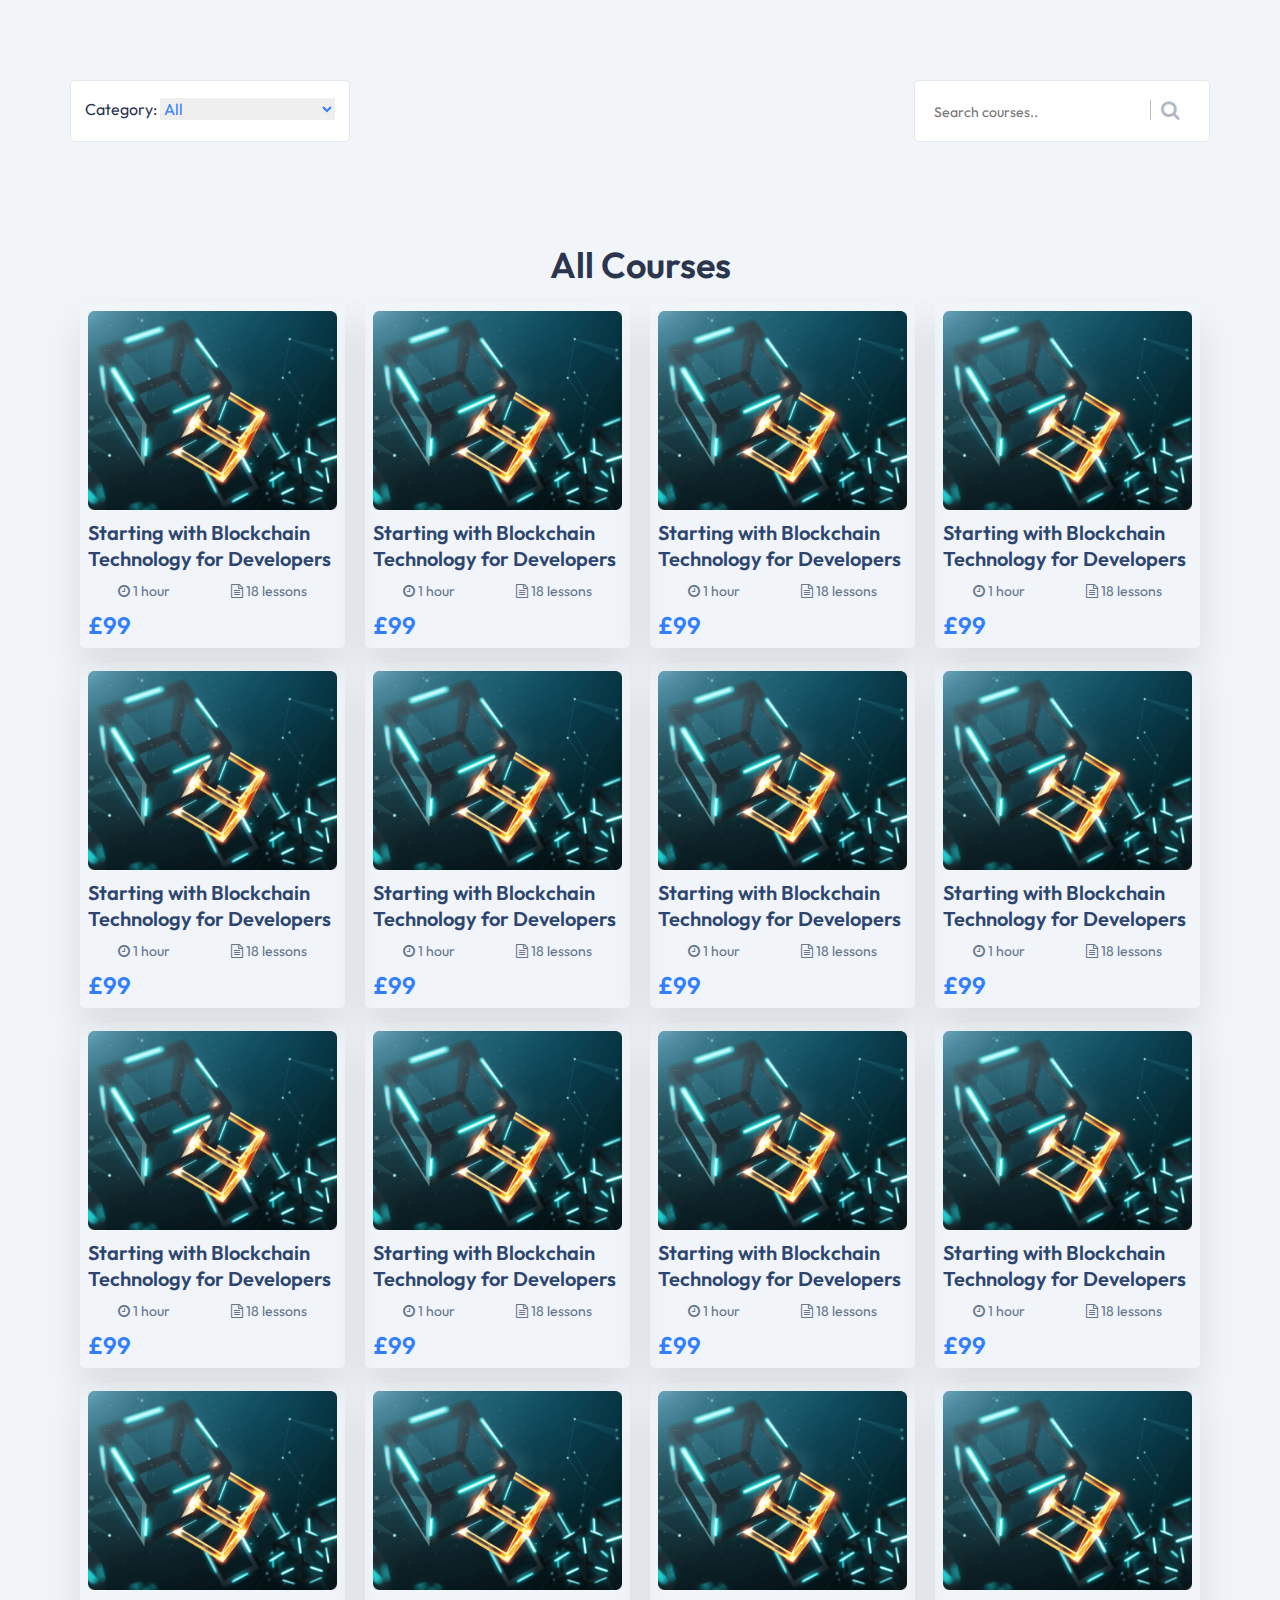
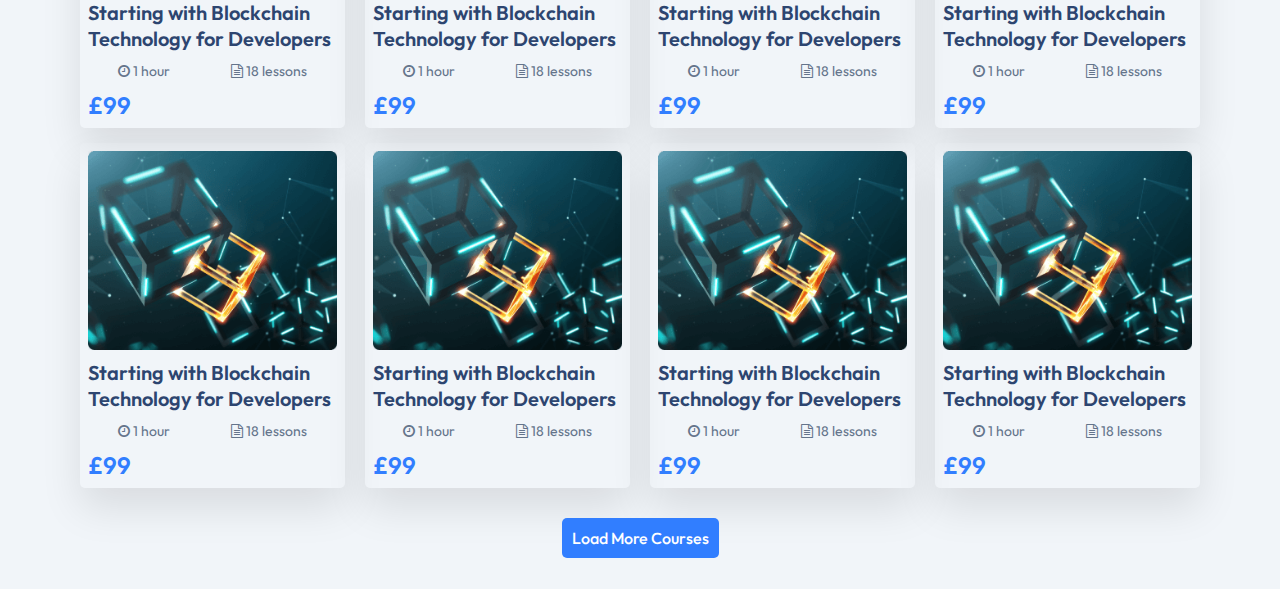
<file: Courses.html>
<!DOCTYPE html>
<html lang="en">
  <head>
    <meta charset="UTF-8" />
    <meta http-equiv="X-UA-Compatible" content="IE=edge" />
    <meta name="viewport" content="width=device-width, initial-scale=1.0" />
    <title>Courses</title>
    <!-- Bootstrap CSS -->
    <link
      rel="stylesheet"
      href="https://maxcdn.bootstrapcdn.com/bootstrap/3.4.1/css/bootstrap.min.css"
    />

    <!-- Font Awesome CSS -->
    <link
      rel="stylesheet"
      href="https://stackpath.bootstrapcdn.com/font-awesome/4.7.0/css/font-awesome.min.css"
    />

    <!-- Custom CSS -->
    <link rel="stylesheet" href="assets/css/style.css" />
  </head>
  <body>
    <div class="e-solution-all-courses-the-whole-up-untill-footer">
      <div class="container">
        <div class="row">
          <div class="col-md-12">
            <div
              class="the-e-learning-course-category-and-search-section pt-100 pb-100"
            >
              <div class="category-box-e">
                <label for="courses">category: </label>
                <select name="courses" id="courses">
                  <option value="All">All</option>
                  <option value="Accounting & Finance">
                    Accounting & Finance
                  </option>
                  <option value="Development">Development</option>
                  <option value="Design">Design</option>
                </select>
              </div>
              <div class="search-box-e">
                <form id="search" action="">
                  <input type="hidden" name="post_type" value="course" />
                  <input
                    type="text"
                    class="s"
                    id="s"
                    name="s"
                    placeholder="Search courses.."
                    value=""
                  />
                  <button type="submit" class="sbtn">
                    <i class="fa fa-search"></i>
                  </button>
                </form>
              </div>
            </div>
            <div class="e-learning-title-for-all-categories">
              <h2>All Courses</h2>
            </div>
            <div
              class="the-e-learning-search-course-display-section-also-for-flexing"
            >
              <div class="e-all-course-page-single-card">
                <div class="e-all-course-single-card-img">
                  <img src="assets/imgs/course-img.png" alt="course-img" />
                </div>
                <div class="e-all-course-single-card-title">
                  <a href="#"
                    >Starting with Blockchain Technology for Developers</a
                  >
                </div>
                <div class="e-all-course-single-card-duration">
                  <ul>
                    <li>
                      <i class="fa fa-clock-o" aria-hidden="true"></i> 1 hour
                    </li>
                    <li>
                      <i class="fa fa-file-text-o" aria-hidden="true"></i> 18
                      lessons
                    </li>
                  </ul>
                </div>
                <div class="e-all-course-single-card-price">
                  <span>£99</span>
                </div>
              </div>
              <div class="e-all-course-page-single-card">
                <div class="e-all-course-single-card-img">
                  <img src="assets/imgs/course-img.png" alt="course-img" />
                </div>
                <div class="e-all-course-single-card-title">
                  <a href="#"
                    >Starting with Blockchain Technology for Developers</a
                  >
                </div>
                <div class="e-all-course-single-card-duration">
                  <ul>
                    <li>
                      <i class="fa fa-clock-o" aria-hidden="true"></i> 1 hour
                    </li>
                    <li>
                      <i class="fa fa-file-text-o" aria-hidden="true"></i> 18
                      lessons
                    </li>
                  </ul>
                </div>
                <div class="e-all-course-single-card-price">
                  <span>£99</span>
                </div>
              </div>
              <div class="e-all-course-page-single-card">
                <div class="e-all-course-single-card-img">
                  <img src="assets/imgs/course-img.png" alt="course-img" />
                </div>
                <div class="e-all-course-single-card-title">
                  <a href="#"
                    >Starting with Blockchain Technology for Developers</a
                  >
                </div>
                <div class="e-all-course-single-card-duration">
                  <ul>
                    <li>
                      <i class="fa fa-clock-o" aria-hidden="true"></i> 1 hour
                    </li>
                    <li>
                      <i class="fa fa-file-text-o" aria-hidden="true"></i> 18
                      lessons
                    </li>
                  </ul>
                </div>
                <div class="e-all-course-single-card-price">
                  <span>£99</span>
                </div>
              </div>
              <div class="e-all-course-page-single-card">
                <div class="e-all-course-single-card-img">
                  <img src="assets/imgs/course-img.png" alt="course-img" />
                </div>
                <div class="e-all-course-single-card-title">
                  <a href="#"
                    >Starting with Blockchain Technology for Developers</a
                  >
                </div>
                <div class="e-all-course-single-card-duration">
                  <ul>
                    <li>
                      <i class="fa fa-clock-o" aria-hidden="true"></i> 1 hour
                    </li>
                    <li>
                      <i class="fa fa-file-text-o" aria-hidden="true"></i> 18
                      lessons
                    </li>
                  </ul>
                </div>
                <div class="e-all-course-single-card-price">
                  <span>£99</span>
                </div>
              </div>
            </div>
            <div
              class="the-e-learning-search-course-display-section-also-for-flexing"
            >
              <div class="e-all-course-page-single-card">
                <div class="e-all-course-single-card-img">
                  <img src="assets/imgs/course-img.png" alt="course-img" />
                </div>
                <div class="e-all-course-single-card-title">
                  <a href="#"
                    >Starting with Blockchain Technology for Developers</a
                  >
                </div>
                <div class="e-all-course-single-card-duration">
                  <ul>
                    <li>
                      <i class="fa fa-clock-o" aria-hidden="true"></i> 1 hour
                    </li>
                    <li>
                      <i class="fa fa-file-text-o" aria-hidden="true"></i> 18
                      lessons
                    </li>
                  </ul>
                </div>
                <div class="e-all-course-single-card-price">
                  <span>£99</span>
                </div>
              </div>
              <div class="e-all-course-page-single-card">
                <div class="e-all-course-single-card-img">
                  <img src="assets/imgs/course-img.png" alt="course-img" />
                </div>
                <div class="e-all-course-single-card-title">
                  <a href="#"
                    >Starting with Blockchain Technology for Developers</a
                  >
                </div>
                <div class="e-all-course-single-card-duration">
                  <ul>
                    <li>
                      <i class="fa fa-clock-o" aria-hidden="true"></i> 1 hour
                    </li>
                    <li>
                      <i class="fa fa-file-text-o" aria-hidden="true"></i> 18
                      lessons
                    </li>
                  </ul>
                </div>
                <div class="e-all-course-single-card-price">
                  <span>£99</span>
                </div>
              </div>
              <div class="e-all-course-page-single-card">
                <div class="e-all-course-single-card-img">
                  <img src="assets/imgs/course-img.png" alt="course-img" />
                </div>
                <div class="e-all-course-single-card-title">
                  <a href="#"
                    >Starting with Blockchain Technology for Developers</a
                  >
                </div>
                <div class="e-all-course-single-card-duration">
                  <ul>
                    <li>
                      <i class="fa fa-clock-o" aria-hidden="true"></i> 1 hour
                    </li>
                    <li>
                      <i class="fa fa-file-text-o" aria-hidden="true"></i> 18
                      lessons
                    </li>
                  </ul>
                </div>
                <div class="e-all-course-single-card-price">
                  <span>£99</span>
                </div>
              </div>
              <div class="e-all-course-page-single-card">
                <div class="e-all-course-single-card-img">
                  <img src="assets/imgs/course-img.png" alt="course-img" />
                </div>
                <div class="e-all-course-single-card-title">
                  <a href="#"
                    >Starting with Blockchain Technology for Developers</a
                  >
                </div>
                <div class="e-all-course-single-card-duration">
                  <ul>
                    <li>
                      <i class="fa fa-clock-o" aria-hidden="true"></i> 1 hour
                    </li>
                    <li>
                      <i class="fa fa-file-text-o" aria-hidden="true"></i> 18
                      lessons
                    </li>
                  </ul>
                </div>
                <div class="e-all-course-single-card-price">
                  <span>£99</span>
                </div>
              </div>
            </div>
            <div
              class="the-e-learning-search-course-display-section-also-for-flexing"
            >
              <div class="e-all-course-page-single-card">
                <div class="e-all-course-single-card-img">
                  <img src="assets/imgs/course-img.png" alt="course-img" />
                </div>
                <div class="e-all-course-single-card-title">
                  <a href="#"
                    >Starting with Blockchain Technology for Developers</a
                  >
                </div>
                <div class="e-all-course-single-card-duration">
                  <ul>
                    <li>
                      <i class="fa fa-clock-o" aria-hidden="true"></i> 1 hour
                    </li>
                    <li>
                      <i class="fa fa-file-text-o" aria-hidden="true"></i> 18
                      lessons
                    </li>
                  </ul>
                </div>
                <div class="e-all-course-single-card-price">
                  <span>£99</span>
                </div>
              </div>
              <div class="e-all-course-page-single-card">
                <div class="e-all-course-single-card-img">
                  <img src="assets/imgs/course-img.png" alt="course-img" />
                </div>
                <div class="e-all-course-single-card-title">
                  <a href="#"
                    >Starting with Blockchain Technology for Developers</a
                  >
                </div>
                <div class="e-all-course-single-card-duration">
                  <ul>
                    <li>
                      <i class="fa fa-clock-o" aria-hidden="true"></i> 1 hour
                    </li>
                    <li>
                      <i class="fa fa-file-text-o" aria-hidden="true"></i> 18
                      lessons
                    </li>
                  </ul>
                </div>
                <div class="e-all-course-single-card-price">
                  <span>£99</span>
                </div>
              </div>
              <div class="e-all-course-page-single-card">
                <div class="e-all-course-single-card-img">
                  <img src="assets/imgs/course-img.png" alt="course-img" />
                </div>
                <div class="e-all-course-single-card-title">
                  <a href="#"
                    >Starting with Blockchain Technology for Developers</a
                  >
                </div>
                <div class="e-all-course-single-card-duration">
                  <ul>
                    <li>
                      <i class="fa fa-clock-o" aria-hidden="true"></i> 1 hour
                    </li>
                    <li>
                      <i class="fa fa-file-text-o" aria-hidden="true"></i> 18
                      lessons
                    </li>
                  </ul>
                </div>
                <div class="e-all-course-single-card-price">
                  <span>£99</span>
                </div>
              </div>
              <div class="e-all-course-page-single-card">
                <div class="e-all-course-single-card-img">
                  <img src="assets/imgs/course-img.png" alt="course-img" />
                </div>
                <div class="e-all-course-single-card-title">
                  <a href="#"
                    >Starting with Blockchain Technology for Developers</a
                  >
                </div>
                <div class="e-all-course-single-card-duration">
                  <ul>
                    <li>
                      <i class="fa fa-clock-o" aria-hidden="true"></i> 1 hour
                    </li>
                    <li>
                      <i class="fa fa-file-text-o" aria-hidden="true"></i> 18
                      lessons
                    </li>
                  </ul>
                </div>
                <div class="e-all-course-single-card-price">
                  <span>£99</span>
                </div>
              </div>
            </div>
            <div
              class="the-e-learning-search-course-display-section-also-for-flexing"
            >
              <div class="e-all-course-page-single-card">
                <div class="e-all-course-single-card-img">
                  <img src="assets/imgs/course-img.png" alt="course-img" />
                </div>
                <div class="e-all-course-single-card-title">
                  <a href="#"
                    >Starting with Blockchain Technology for Developers</a
                  >
                </div>
                <div class="e-all-course-single-card-duration">
                  <ul>
                    <li>
                      <i class="fa fa-clock-o" aria-hidden="true"></i> 1 hour
                    </li>
                    <li>
                      <i class="fa fa-file-text-o" aria-hidden="true"></i> 18
                      lessons
                    </li>
                  </ul>
                </div>
                <div class="e-all-course-single-card-price">
                  <span>£99</span>
                </div>
              </div>
              <div class="e-all-course-page-single-card">
                <div class="e-all-course-single-card-img">
                  <img src="assets/imgs/course-img.png" alt="course-img" />
                </div>
                <div class="e-all-course-single-card-title">
                  <a href="#"
                    >Starting with Blockchain Technology for Developers</a
                  >
                </div>
                <div class="e-all-course-single-card-duration">
                  <ul>
                    <li>
                      <i class="fa fa-clock-o" aria-hidden="true"></i> 1 hour
                    </li>
                    <li>
                      <i class="fa fa-file-text-o" aria-hidden="true"></i> 18
                      lessons
                    </li>
                  </ul>
                </div>
                <div class="e-all-course-single-card-price">
                  <span>£99</span>
                </div>
              </div>
              <div class="e-all-course-page-single-card">
                <div class="e-all-course-single-card-img">
                  <img src="assets/imgs/course-img.png" alt="course-img" />
                </div>
                <div class="e-all-course-single-card-title">
                  <a href="#"
                    >Starting with Blockchain Technology for Developers</a
                  >
                </div>
                <div class="e-all-course-single-card-duration">
                  <ul>
                    <li>
                      <i class="fa fa-clock-o" aria-hidden="true"></i> 1 hour
                    </li>
                    <li>
                      <i class="fa fa-file-text-o" aria-hidden="true"></i> 18
                      lessons
                    </li>
                  </ul>
                </div>
                <div class="e-all-course-single-card-price">
                  <span>£99</span>
                </div>
              </div>
              <div class="e-all-course-page-single-card">
                <div class="e-all-course-single-card-img">
                  <img src="assets/imgs/course-img.png" alt="course-img" />
                </div>
                <div class="e-all-course-single-card-title">
                  <a href="#"
                    >Starting with Blockchain Technology for Developers</a
                  >
                </div>
                <div class="e-all-course-single-card-duration">
                  <ul>
                    <li>
                      <i class="fa fa-clock-o" aria-hidden="true"></i> 1 hour
                    </li>
                    <li>
                      <i class="fa fa-file-text-o" aria-hidden="true"></i> 18
                      lessons
                    </li>
                  </ul>
                </div>
                <div class="e-all-course-single-card-price">
                  <span>£99</span>
                </div>
              </div>
            </div>
            <div
              class="the-e-learning-search-course-display-section-also-for-flexing"
            >
              <div class="e-all-course-page-single-card">
                <div class="e-all-course-single-card-img">
                  <img src="assets/imgs/course-img.png" alt="course-img" />
                </div>
                <div class="e-all-course-single-card-title">
                  <a href="#"
                    >Starting with Blockchain Technology for Developers</a
                  >
                </div>
                <div class="e-all-course-single-card-duration">
                  <ul>
                    <li>
                      <i class="fa fa-clock-o" aria-hidden="true"></i> 1 hour
                    </li>
                    <li>
                      <i class="fa fa-file-text-o" aria-hidden="true"></i> 18
                      lessons
                    </li>
                  </ul>
                </div>
                <div class="e-all-course-single-card-price">
                  <span>£99</span>
                </div>
              </div>
              <div class="e-all-course-page-single-card">
                <div class="e-all-course-single-card-img">
                  <img src="assets/imgs/course-img.png" alt="course-img" />
                </div>
                <div class="e-all-course-single-card-title">
                  <a href="#"
                    >Starting with Blockchain Technology for Developers</a
                  >
                </div>
                <div class="e-all-course-single-card-duration">
                  <ul>
                    <li>
                      <i class="fa fa-clock-o" aria-hidden="true"></i> 1 hour
                    </li>
                    <li>
                      <i class="fa fa-file-text-o" aria-hidden="true"></i> 18
                      lessons
                    </li>
                  </ul>
                </div>
                <div class="e-all-course-single-card-price">
                  <span>£99</span>
                </div>
              </div>
              <div class="e-all-course-page-single-card">
                <div class="e-all-course-single-card-img">
                  <img src="assets/imgs/course-img.png" alt="course-img" />
                </div>
                <div class="e-all-course-single-card-title">
                  <a href="#"
                    >Starting with Blockchain Technology for Developers</a
                  >
                </div>
                <div class="e-all-course-single-card-duration">
                  <ul>
                    <li>
                      <i class="fa fa-clock-o" aria-hidden="true"></i> 1 hour
                    </li>
                    <li>
                      <i class="fa fa-file-text-o" aria-hidden="true"></i> 18
                      lessons
                    </li>
                  </ul>
                </div>
                <div class="e-all-course-single-card-price">
                  <span>£99</span>
                </div>
              </div>
              <div class="e-all-course-page-single-card">
                <div class="e-all-course-single-card-img">
                  <img src="assets/imgs/course-img.png" alt="course-img" />
                </div>
                <div class="e-all-course-single-card-title">
                  <a href="#"
                    >Starting with Blockchain Technology for Developers</a
                  >
                </div>
                <div class="e-all-course-single-card-duration">
                  <ul>
                    <li>
                      <i class="fa fa-clock-o" aria-hidden="true"></i> 1 hour
                    </li>
                    <li>
                      <i class="fa fa-file-text-o" aria-hidden="true"></i> 18
                      lessons
                    </li>
                  </ul>
                </div>
                <div class="e-all-course-single-card-price">
                  <span>£99</span>
                </div>
              </div>
            </div>
            <div class="e-learning-all-courses-button">
              <a href="#">Load More Courses</a>
            </div>
          </div>
        </div>
      </div>
    </div>
  </body>
</html>
</file>
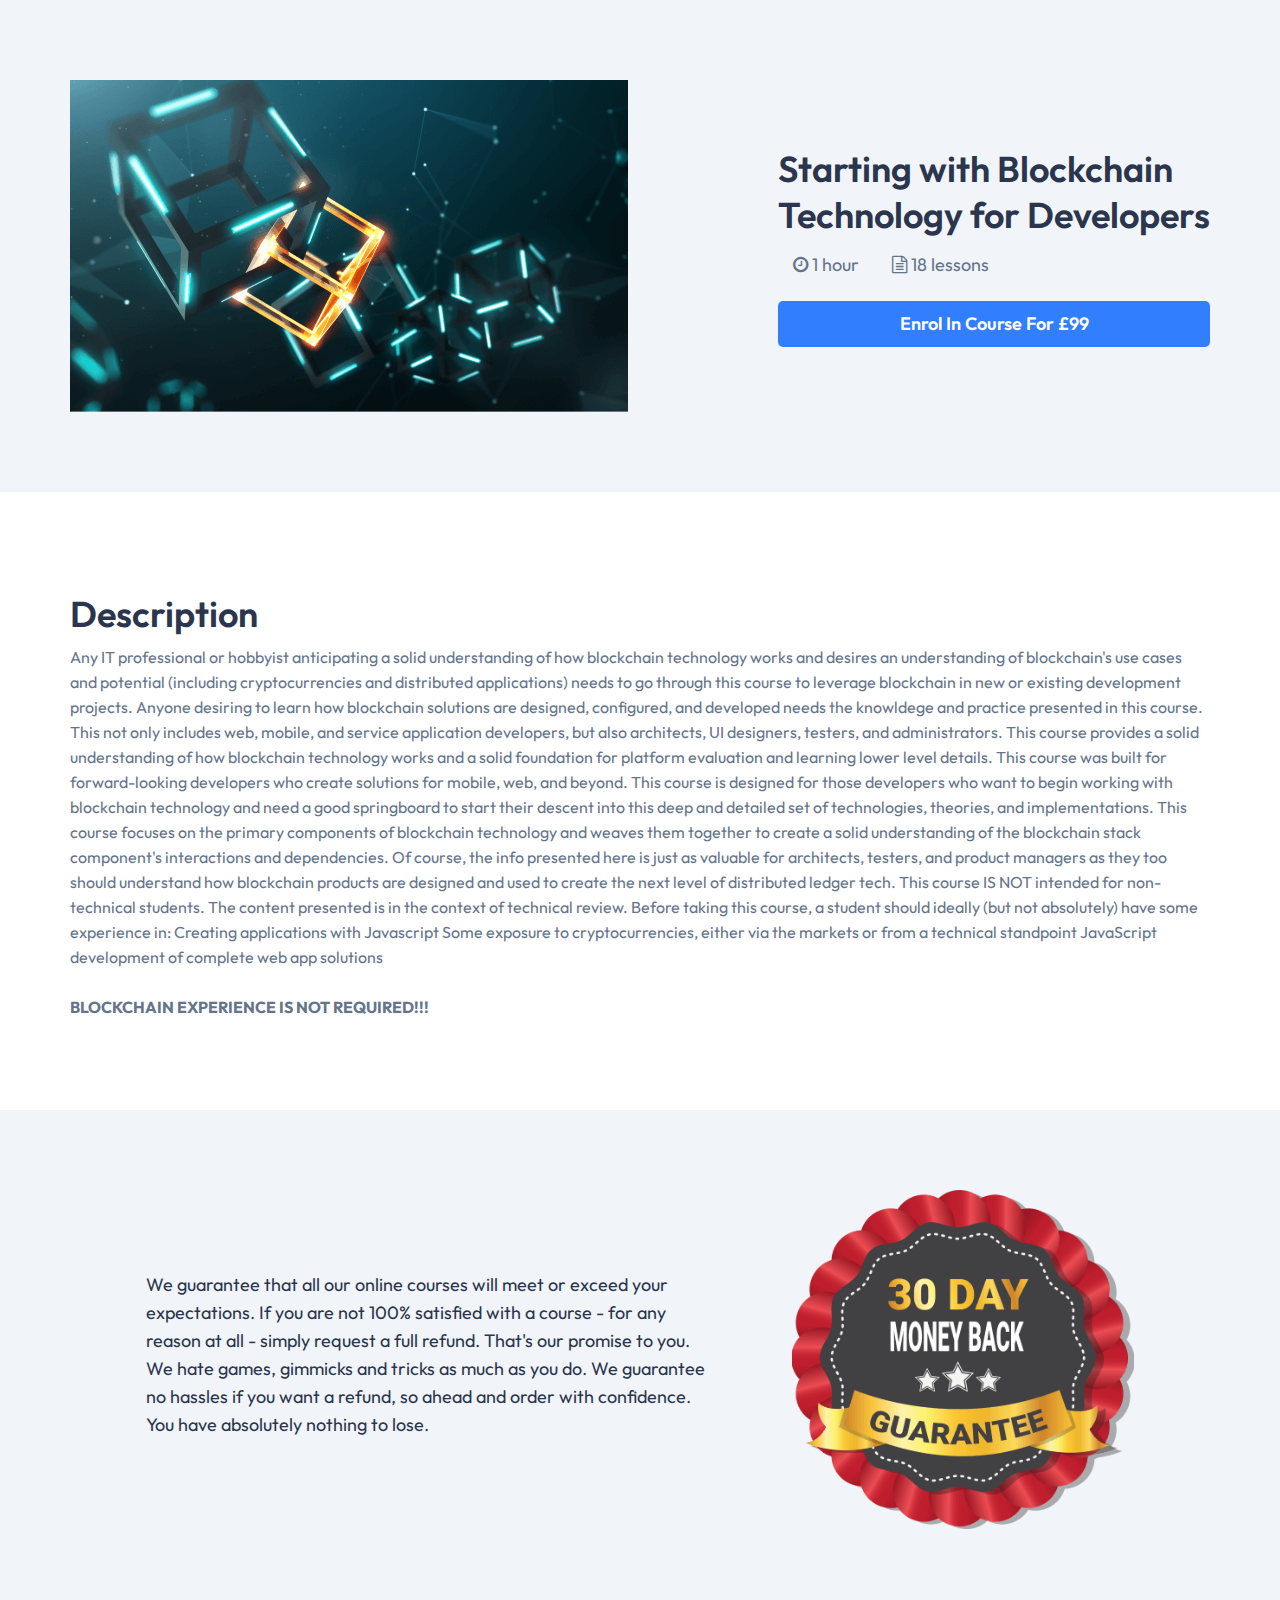
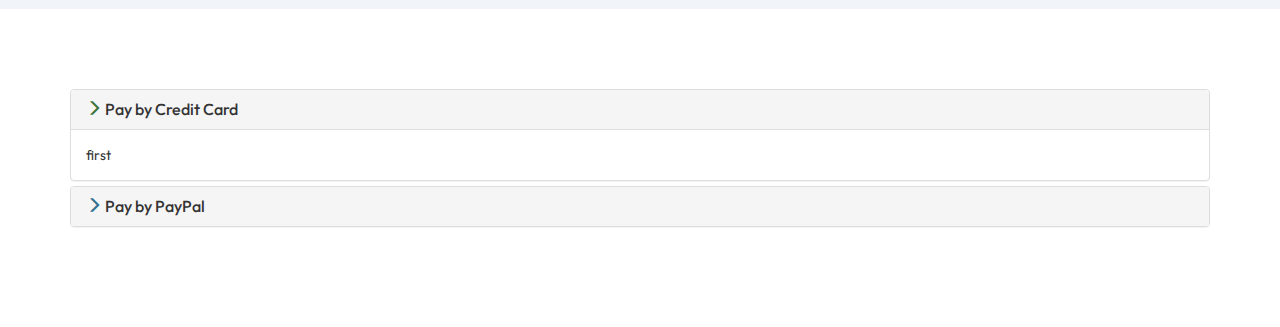
<file: single.html>
<!DOCTYPE html>
<html lang="en">
  <head>
    <meta charset="UTF-8" />
    <meta http-equiv="X-UA-Compatible" content="IE=edge" />
    <meta name="viewport" content="width=device-width, initial-scale=1.0" />
    <title>Single Course</title>
    <!-- Bootstrap CSS -->
    <link
      rel="stylesheet"
      href="https://maxcdn.bootstrapcdn.com/bootstrap/3.4.1/css/bootstrap.min.css"
    />

    <!-- Font Awesome CSS -->
    <link
      rel="stylesheet"
      href="https://stackpath.bootstrapcdn.com/font-awesome/4.7.0/css/font-awesome.min.css"
    />

    <!-- Custom CSS -->
    <link rel="stylesheet" href="assets/css/style.css" />
  </head>
  <body>
    <div class="e-learning-single-whole-body-up-untill-footer">
      <div class="for-bg-course-e-single-hero-cont">
        <div class="container">
          <div class="row">
            <div class="col-md-12">
              <div class="e-learning-single-hero-section pt-100 pb-100">
                <div class="course-feature-image-e">
                  <img
                    src="assets/imgs/course-feature-image.png"
                    alt="feature_img"
                  />
                </div>
                <div class="course-details-e">
                  <div class="course-details-title">
                    Starting with Blockchain<br />
                    Technology for Developers
                  </div>
                  <div class="course-details-duration">
                    <ul>
                      <li>
                        <i class="fa fa-clock-o" aria-hidden="true"></i> 1 hour
                      </li>
                      <li>
                        <i class="fa fa-file-text-o" aria-hidden="true"></i> 18
                        lessons
                      </li>
                    </ul>
                  </div>
                  <div class="course-details-button">
                    <a href="#">enrol in course for £99</a>
                  </div>
                </div>
              </div>
            </div>
          </div>
        </div>
      </div>
      <div class="for-single-course-e-descrip pt-100 pb-100">
        <div class="container">
          <div class="row">
            <div class="col-md-12">
              <div class="single-e-des-heading">
                <h2>description</h2>
              </div>
              <div class="single-des-e-actual-des">
                <p>
                  Any IT professional or hobbyist anticipating a solid
                  understanding of how blockchain technology works and desires
                  an understanding of blockchain's use cases and potential
                  (including cryptocurrencies and distributed applications)
                  needs to go through this course to leverage blockchain in new
                  or existing development projects. Anyone desiring to learn how
                  blockchain solutions are designed, configured, and developed
                  needs the knowldege and practice presented in this course.
                  This not only includes web, mobile, and service application
                  developers, but also architects, UI designers, testers, and
                  administrators. This course provides a solid understanding of
                  how blockchain technology works and a solid foundation for
                  platform evaluation and learning lower level details. This
                  course was built for forward-looking developers who create
                  solutions for mobile, web, and beyond. This course is designed
                  for those developers who want to begin working with blockchain
                  technology and need a good springboard to start their descent
                  into this deep and detailed set of technologies, theories, and
                  implementations. This course focuses on the primary components
                  of blockchain technology and weaves them together to create a
                  solid understanding of the blockchain stack component's
                  interactions and dependencies. Of course, the info presented
                  here is just as valuable for architects, testers, and product
                  managers as they too should understand how blockchain products
                  are designed and used to create the next level of distributed
                  ledger tech. This course IS NOT intended for non-technical
                  students. The content presented is in the context of technical
                  review. Before taking this course, a student should ideally
                  (but not absolutely) have some experience in: Creating
                  applications with Javascript Some exposure to
                  cryptocurrencies, either via the markets or from a technical
                  standpoint JavaScript development of complete web app
                  solutions<br /><br />

                  <b>BLOCKCHAIN EXPERIENCE IS NOT REQUIRED!!!</b>
                </p>
              </div>
            </div>
          </div>
        </div>
      </div>
      <div class="for-single-course-e-awards-and-des pb-100 pt-100">
        <div class="container">
          <div class="row">
            <div class="col-md-12">
              <div class="for-e-single-flexing-thedivs-award-and-des">
                <div class="e-the-actual-award-des">
                  <p>
                    We guarantee that all our online courses will meet or exceed
                    your expectations. If you are not 100% satisfied with a
                    course - for any reason at all - simply request a full
                    refund. That's our promise to you. We hate games, gimmicks
                    and tricks as much as you do. We guarantee no hassles if you
                    want a refund, so ahead and order with confidence. You have
                    absolutely nothing to lose.
                  </p>
                </div>
                <div class="e-the-actual-award-img">
                  <img src="assets/imgs/moneyback.png" alt="money_back" />
                </div>
              </div>
            </div>
          </div>
        </div>
      </div>
      <div class="for-single-course-accordion-e pt-100 pb-100">
        <div class="container">
            <div class="row">
                <div class="col-md-12">
                    <div class="panel-group" id="accordion">
                        <div class="panel panel-default">
                          <div class="panel-heading">
                            <h4 class="panel-title">
                              <a data-toggle="collapse" data-parent="#accordion" href="#collapseOne">
                                <span class="glyphicon glyphicon-menu-right text-success"></span> Pay by Credit Card            
                              </a>
                            </h4>
                          </div>
                          <div id="collapseOne" class="panel-collapse collapse in">
                            <div class="panel-body">first</div>
                          </div>
                        </div>
                        <div class="panel panel-default">
                          <div class="panel-heading">
                            <h4 class="panel-title">
                              <a data-toggle="collapse" data-parent="#accordion" href="#collapseTwo">
                                <span class="glyphicon glyphicon-menu-right text-info"></span> Pay by PayPal            
                              </a>
                            </h4>
                          </div>
                          <div id="collapseTwo" class="panel-collapse collapse">
                            <div class="panel-body">Pay Pal</div>
                          </div>
                        </div>
                        
                </div>
            </div>
        </div>
      </div>
    </div>
  </body>
</html>
</file>
<file: assets/css/style.css>
/* Fonts */
@import url("https://fonts.googleapis.com/css2?family=Outfit:ital,wght@0,100;0,200;0,500;0,600;0,900;1,200;1,300;1,400;1,500;1,600;1,700;1,800;1,900&display=swap");

html,
body {
  font-family: "Outfit", sans-serif;
  height: 100%;
}

* {
  margin: 0;
  padding: 0;
  box-sizing: border-box;
}

img {
  max-width: 100%;
  vertical-align: middle;
}

ul {
  list-style: none;
}

a {
  text-decoration: none;
  transition: 0.3s;
}

.pb-100 {
  padding-bottom: 80px;
}

.pt-100 {
  padding-top: 80px;
}

/* @media (min-width: 1440px) {
  .the-whole-body-up-untill-footer-e-solutions {
    width: 1140px;
  }
} */

/* Category Page Css */

.the-whole-body-up-untill-footer-e-solution {
  background: #f1f5f9;
}

.e-hilighted-breadcumb {
  background-image: url("../imgs/Backgroud.jpg");
  background-repeat: no-repeat;
  background-size: cover;
  text-align: center;
  background-position: center;
}

.e-solution-bred-content h2 {
  font-weight: 600;
  font-size: 48px;
  color: #fff;
  line-height: 62px;
}

.e-solution-bred-content p {
  color: #ffffffcc;
  font-size: 16px;
  line-height: 25px;
  font-weight: 400;
}

.e-solution-bred-search {
  height: 50px;
  background: #ffffff;
  border-radius: 5px;
  margin: 0 250px;
}

.e-solution-bred-search form#search {
  display: flex;
  flex-direction: row;
  align-items: center;
  align-content: center;
  justify-content: space-between;
  text-align: center;
  padding: 5px 7px;
}

.e-solution-bred-search form#search input#s {
  border: 0 !important;
  background: transparent !important;
  color: #000a1c66 !important;
  width: 582px;
}

.e-solution-bred-search form#search button.sbtn {
  background: #317eff;
  color: #fff;
  padding: 10px 15px;
  border: 0;
  border-radius: 5px;
}

section.e-the-course-category-section {
  text-align: center;
}

.e-category-heading-learning {
  margin-bottom: 40px;
}

.e-category-heading-learning h2 {
  font-weight: 600;
  color: #2d4570;
  font-size: 36px;
  line-height: 47px;
}

.e-learning-the-flex-category-section {
  display: flex;
  flex-direction: row;
  justify-content: space-between;
  align-items: center;
  align-content: center;
  margin-top: 20px;
}

.single-e-card-content {
  background: #dff1ff;
  border: 1px solid #e2e8f0;
  border-radius: 10px;
  padding: 32px 24px;
  margin: 0 10px;
}

.single-e-card-content .e-card-logo {
  background: #ffffff;
  border: 1px solid #e2e8f0;
  border-radius: 50px;
  width: 100px;
  height: 100px;
  margin: 0px auto;
  padding-top: 23px;
}

.e-card-heading h2 {
  color: #2d4570;
  font-size: 20px;
  line-height: 26px;
  font-weight: 600;
}

.e-card-btn {
  background: #503f93;
  border-radius: 5px;
  padding: 10px;
  margin-top: 10px;
}

.e-card-btn a {
  font-size: 16px;
  line-height: 20px;
  color: #ffffff;
  font-weight: 500;
  text-transform: capitalize;
}

/* Tab */

@media only screen and (min-width: 768px) and (max-width: 1023px) {
  .pt-100 {
    padding-top: 50px;
  }

  .pb-100 {
    padding-bottom: 50px;
  }

  .e-solution-bred-content h2 {
    font-size: 35px;
    line-height: 45px;
  }

  .e-solution-bred-content p {
    font-size: 14px;
    line-height: 14px;
  }

  .e-solution-bred-search form#search input#s {
    width: 382px;
  }

  .e-solution-bred-search {
    margin: 0 180px;
  }

  .e-category-heading-learning h2 {
    font-size: 28px;
    line-height: 28px;
  }

  .single-e-card-content {
    padding: 18px 9px;
    margin: 0px 5px;
  }

  .e-card-heading h2 {
    font-size: 15px;
    line-height: 20px;
  }

  .single-e-card-content .e-card-logo {
    width: 85px;
    height: 85px;
    padding-top: 18px;
  }

  .e-card-btn a {
    font-size: 12px;
    line-height: 15px;
  }
}

/* Mobile */

@media only screen and (min-width: 320px) and (max-width: 767px) {
  .pt-100 {
    padding-top: 30px;
  }
  .pb-100 {
    padding-bottom: 30px;
  }

  .e-hilighted-breadcumb {
    background-position: right;
  }

  .e-solution-bred-content h2 {
    font-size: 25px;
    line-height: 35px;
  }

  .e-solution-bred-content p {
    font-size: 9px;
    line-height: 9px;
  }

  .e-solution-bred-search {
    height: 45px;
    margin: 0px 35px;
  }

  .e-solution-bred-search form#search input#s {
    width: 230px;
  }

  .e-solution-bred-search form#search {
    padding: 2px 4px;
  }

  .e-category-heading-learning h2 {
    font-size: 28px;
    line-height: 28px;
  }

  .e-category-heading-learning {
    margin-bottom: 25px;
  }

  .e-learning-the-flex-category-section {
    flex-direction: column;
    margin-top: 0px;
  }

  .single-e-card-content {
    padding: 20px 20px;
    margin: 10px 0px;
  }
}

/* all course page css */

.e-solution-all-courses-the-whole-up-untill-footer {
  background: #f1f5f9;
}

.the-e-learning-course-category-and-search-section {
  display: flex;
  flex-direction: row;
  justify-content: space-between;
  align-items: center;
  align-content: center;
}

.category-box-e {
  background: #ffffff;
  border: 1px solid #e2e8f0;
  border-radius: 5px;
  padding: 17px 14px;
}

.category-box-e label {
  color: #2b354e;
  line-height: 20px;
  font-size: 16px;
  font-weight: 400;
  text-transform: capitalize;
}

.category-box-e select {
  font-size: 16px;
  line-height: 20px;
  color: #317eff;
  font-weight: 400;
  border: 0;
}

.category-box-e option {
  font-size: 14px;
  line-height: 18px;
  color: #2d4570;
  border-radius: 5px;
}

.search-box-e {
  background: #ffffff;
  border: 1px solid #e2e8f0;
  border-radius: 5px;
  padding: 14px 19px;
}

.search-box-e input#s {
  border: 0;
}

.search-box-e button.sbtn {
  padding: 5px 10px;
  border: 0;
  color: #64748b80;
  background: transparent;
}

.search-box-e i.fa.fa-search {
  border-left: 1px solid #64748b80;
  padding: 0px 0px 0 10px;
  font-size: 20px;
}

.e-learning-title-for-all-categories h2 {
  text-align: center;
  font-size: 36px;
  line-height: 46px;
  font-weight: 600;
  color: #2b354e;
}

.the-e-learning-search-course-display-section-also-for-flexing {
  display: flex;
  flex-direction: row;
  justify-content: center;
  align-items: center;
  align-content: center;
  margin: 15px 0;
}

.e-all-course-page-single-card {
  box-shadow: 0px 20px 40px rgba(0, 0, 0, 0.1);
  border-radius: 5px;
  padding: 8px;
  margin: 0 10px;
}

.e-all-course-page-single-card .e-all-course-single-card-title {
  margin: 10px 0;
}

.e-all-course-page-single-card .e-all-course-single-card-title a {
  font-size: 20px;
  line-height: 26px;
  font-weight: 600;
  color: #2d4570;
}

.e-all-course-page-single-card .e-all-course-single-card-duration ul {
  display: flex;
  flex-direction: row;
  justify-content: space-around;
  align-items: center;
  align-content: center;
  margin: 10px 0;
}

.e-all-course-page-single-card .e-all-course-single-card-duration ul li {
  font-size: 14px;
  line-height: 18px;
  color: #64748b;
  font-weight: 400;
}

.e-all-course-page-single-card .e-all-course-single-card-price span {
  color: #317eff;
  font-size: 24px;
  line-height: 30px;
  font-weight: 600;
}

.e-learning-all-courses-button a {
  font-size: 16px;
  line-height: 20px;
  font-weight: 500;
  color: #ffffff;
  text-align: center;
  background: #317eff;
  border-radius: 5px;
  padding: 10px;
}

.e-learning-all-courses-button {
  text-align: center;
  margin: 40px 0;
}

/* Tab */

@media only screen and (min-width: 768px) and (max-width: 1023px) {
  .e-learning-title-for-all-categories h2 {
    font-size: 28px;
    line-height: 38px;
  }

  .e-all-course-page-single-card {
    padding: 5px;
    margin: 0px 5px;
  }

  .e-all-course-page-single-card .e-all-course-single-card-title a {
    font-size: 18px;
    line-height: 24px;
    display: block;
    display: -webkit-box;
    width: 100%;
    -webkit-line-clamp: 2;
    -webkit-box-orient: vertical;
    overflow: hidden;
    text-overflow: ellipsis;
  }

  .e-all-course-page-single-card .e-all-course-single-card-price span {
    font-size: 20px;
    line-height: 26px;
  }
}

/* Mobile */

@media only screen and (min-width: 320px) and (max-width: 767px) {
  .the-e-learning-course-category-and-search-section {
    flex-direction: column;
  }

  .category-box-e {
    margin: 10px 0;
  }

  .e-learning-title-for-all-categories h2 {
    font-size: 25px;
    line-height: 35px;
  }

  .the-e-learning-search-course-display-section-also-for-flexing {
    flex-direction: column;
  }

  .e-all-course-page-single-card {
    padding: 18px;
  }
}

/* Single Course Page */

.for-bg-course-e-single-hero-cont {
  background: #f1f5f9;
}

.e-learning-single-hero-section {
  display: flex;
  flex-direction: row;
  justify-content: space-between;
  align-items: center;
  align-content: center;
}

.e-learning-single-hero-section .course-details-title {
  color: #2b354e;
  font-size: 36px;
  line-height: 46px;
  font-weight: 600;
}

.course-details-duration ul li {
  display: inline-block;
  padding: 10px 15px;
  margin: 5px 0;
  font-size: 18px;
  line-height: 23px;
  font-weight: 400;
  color: #64748b;
}

.course-details-button {
  background: #317eff;
  border-radius: 5px;
  padding: 12px;
  text-align: center;
}

.course-details-button a {
  color: #ffffff;
  font-size: 18px;
  line-height: 21px;
  font-weight: 600;
  text-transform: capitalize;
}

.single-e-des-heading h2 {
  font-size: 36px;
  line-height: 43px;
  text-transform: capitalize;
  color: #2b354e;
  font-weight: 600;
}

.single-des-e-actual-des p {
  color: #64748b;
  font-weight: 400;
  font-size: 16px;
  line-height: 25px;
}

.for-single-course-e-awards-and-des {
  background: #f1f5f9;
}

.for-e-single-flexing-thedivs-award-and-des {
  display: flex;
  flex-direction: row;
  justify-content: space-evenly;
  align-items: center;
  align-content: center;
}

.e-the-actual-award-des p {
  font-size: 18px;
  line-height: 28px;
  color: #2b354e;
  font-weight: 400;
}

.e-the-actual-award-des {
  width: 50%;
}

.e-the-actual-award-img {
  width: 30%;
}

/* Tab */

@media only screen and (min-width: 768px) and (max-width: 1023px) {
  .e-learning-single-hero-section .course-details-title {
    font-size: 30px;
    line-height: 38px;
  }

  .course-feature-image-e {
    width: 45%;
  }

  .course-details-e {
    width: 51%;
  }
}

/* Mobile */

@media only screen and (min-width: 320px) and (max-width: 767px) {
  .e-learning-single-hero-section {
    flex-direction: column;
  }

  .course-feature-image-e {
    width: 100%;
  }

  .course-details-e {
    width: 90%;
  }

  .e-learning-single-hero-section .course-details-title {
    font-size: 25px;
    line-height: 35px;
    text-align: center;
    margin: 10px 0;
  }

  .course-details-duration {
    text-align: center;
  }

  .single-e-des-heading h2 {
    text-align: center;
  }

  .single-des-e-actual-des p {
    text-align: center;
  }

  .for-e-single-flexing-thedivs-award-and-des {
    flex-direction: column;
  }

  .e-the-actual-award-des {
    width: 100%;
  }

  .e-the-actual-award-des p {
    text-align: center;
  }

  .e-the-actual-award-img {
    width: 75%;
  }
}
</file>
